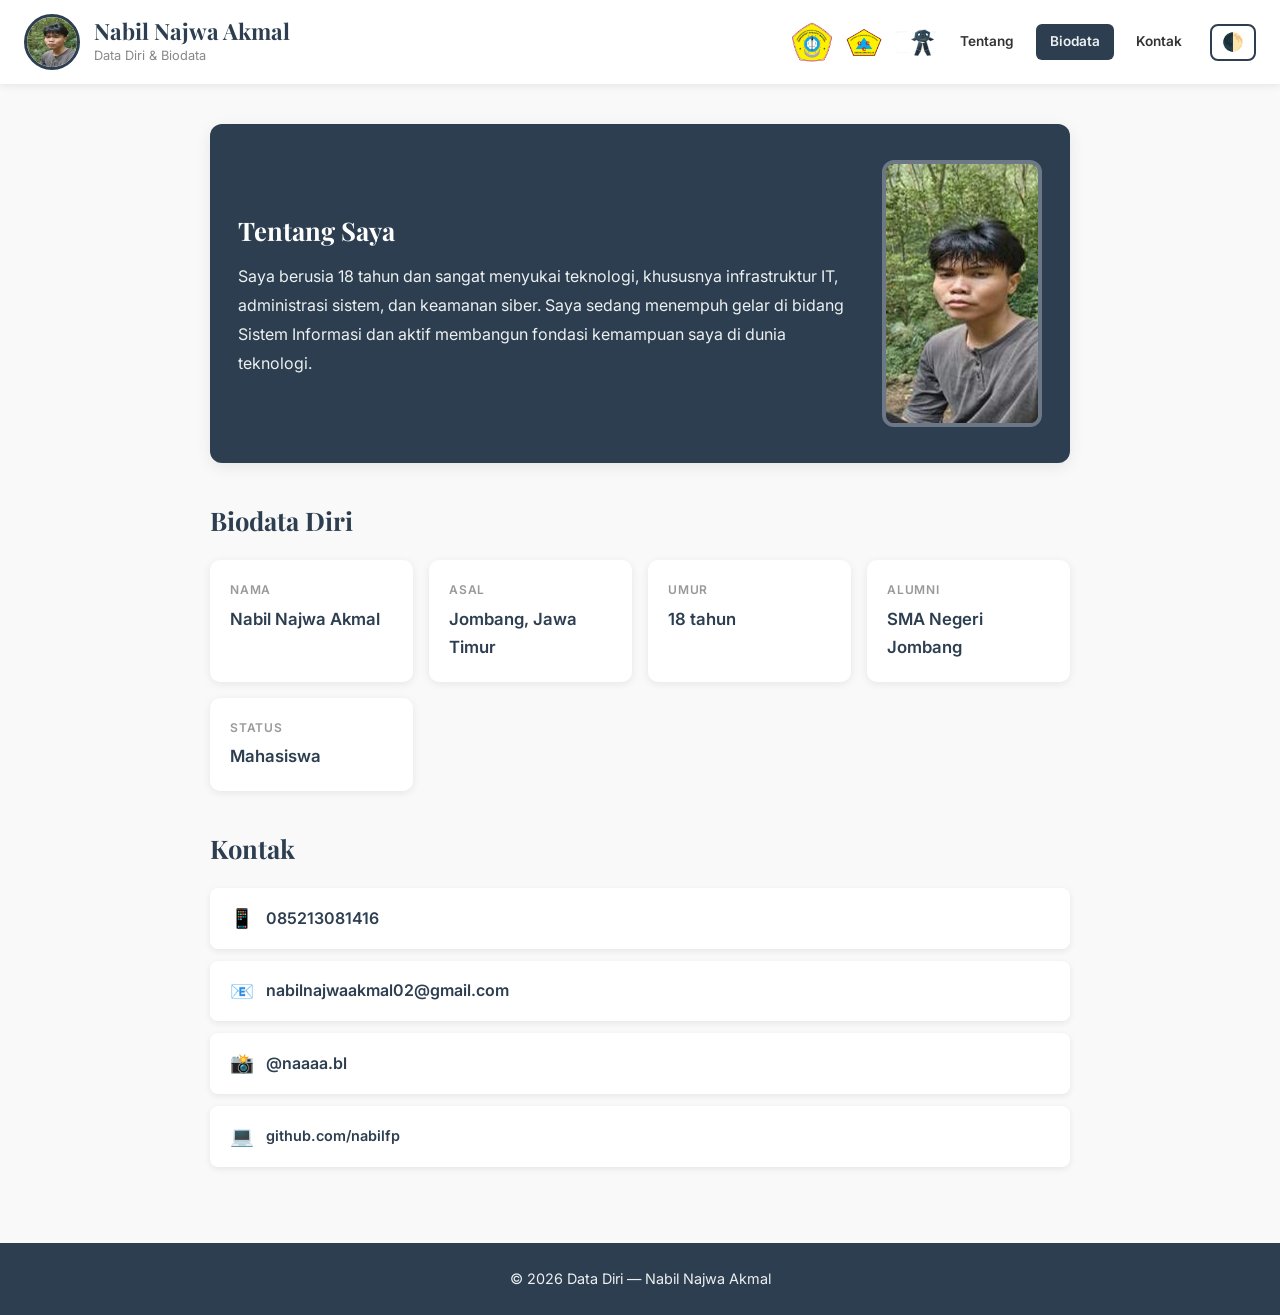
<file: index.html>
<!DOCTYPE html>
<html lang="id" data-theme="light">
<head>
  <meta charset="UTF-8" />
  <meta name="viewport" content="width=device-width, initial-scale=1.0" />
  <title>Nabil Najwa Akmal — Data Diri</title>
  <link rel="preconnect" href="https://fonts.googleapis.com" />
  <link rel="preconnect" href="https://fonts.gstatic.com" crossorigin />
  <link href="https://fonts.googleapis.com/css2?family=Inter:wght@400;500;600&family=Playfair+Display:wght@700&display=swap" rel="stylesheet" />
  <link rel="stylesheet" href="style.css" />
</head>
<body>

  <header class="topbar">
    <div class="topbar-left">
      <img src="images/profil.jpg" alt="Foto Nabil Najwa Akmal" class="profil-img" />
      <div class="topbar-title">
        <h1 class="site-name">Nabil Najwa Akmal</h1>
        <p class="site-tagline">Data Diri &amp; Biodata</p>
      </div>
    </div>
    <nav class="topbar-right">
      <a href="#" title="Logo Universitas"><img src="images/univ-logo.webp" alt="Logo Universitas" class="logo-icon" /></a>
      <a href="#" title="Logo UKM"><img src="images/ukm-logo.png" alt="Logo UKM" class="logo-icon" /></a>
      <a href="#" title="Logo UTM"><img src="images/logo.svg" alt="Logo UTM" class="logo-icon" /></a>
      <a href="#hero" class="nav-link" data-section="hero">Tentang</a>
      <a href="#biodata" class="nav-link" data-section="biodata">Biodata</a>
      <a href="#contact" class="nav-link" data-section="contact">Kontak</a>
      <button id="themeToggle" class="theme-btn" title="Ganti tema">🌓</button>
    </nav>
  </header>

  <main class="container">
    <section id="hero" class="hero">
      <div class="hero-text">
        <h2>Tentang Saya</h2>
        <p>Saya berusia 18 tahun dan sangat menyukai teknologi, khususnya infrastruktur IT, administrasi sistem, dan keamanan siber. Saya sedang menempuh gelar di bidang Sistem Informasi dan aktif membangun fondasi kemampuan saya di dunia teknologi.</p>
      </div>
      <div class="hero-visual">
        <img src="images/profil.jpg" alt="Foto Nabil Najwa Akmal" class="hero-profil" />
      </div>
    </section>

    <section id="biodata" class="biodata">
      <h2>Biodata Diri</h2>
      <div class="biodata-grid">
        <div class="biodata-card">
          <span class="biodata-label">Nama</span>
          <span class="biodata-value">Nabil Najwa Akmal</span>
        </div>
        <div class="biodata-card">
          <span class="biodata-label">Asal</span>
          <span class="biodata-value">Jombang, Jawa Timur</span>
        </div>
        <div class="biodata-card">
          <span class="biodata-label">Umur</span>
          <span class="biodata-value">18 tahun</span>
        </div>
        <div class="biodata-card">
          <span class="biodata-label">Alumni</span>
          <span class="biodata-value">SMA Negeri Jombang</span>
        </div>
        <div class="biodata-card">
          <span class="biodata-label">Status</span>
          <span class="biodata-value">Mahasiswa</span>
        </div>
      </div>
    </section>

    <section id="contact" class="contact">
      <h2>Kontak</h2>
      <div class="contact-list">
        <div class="contact-item">
          <span class="contact-icon">📱</span>
          <a href="https://wa.me/6285213081416?text=Halo,%20saya%20ingin%20bertanya." target="_blank" rel="noopener noreferrer">085213081416</a>
        </div>
        <div class="contact-item">
          <span class="contact-icon">📧</span>
          <a href="mailto:nabilnajwaakmal02@gmail.com">nabilnajwaakmal02@gmail.com</a>
        </div>
        <div class="contact-item">
          <span class="contact-icon">📸</span>
          <a href="https://www.instagram.com/naaaa.bl/" target="_blank" rel="noopener noreferrer">@naaaa.bl</a>
        </div>
        <div class="contact-item">
          <span class="contact-icon">💻</span>
          <a href="https://github.com/nabilfp" target="_blank" rel="noopener noreferrer">github.com/nabilfp</a>
        </div>
      </div>
    </section>
  </main>

  <footer>
    <div class="container">
      <p>&copy; 2026 Data Diri — Nabil Najwa Akmal</p>
    </div>
  </footer>

  <button id="scrollTopBtn" class="scroll-top-btn" title="Ke atas">↑</button>

  <script src="script.js"></script>
</body>
</html>
</file>
<file: style.css>
/* ========== Reset & Base ========== */
*,
*::before,
*::after {
  margin: 0;
  padding: 0;
  box-sizing: border-box;
}

html {
  scroll-behavior: smooth;
}

body {
  font-family: "Inter", sans-serif;
  font-size: 16px;
  line-height: 1.7;
  color: #333;
  background-color: #f9f9f9;
  transition: background-color 0.4s ease, color 0.4s ease;
}

a {
  text-decoration: none;
  color: inherit;
}

img {
  max-width: 100%;
  height: auto;
  display: block;
}

ul {
  list-style: none;
}

/* ========== Theme Variables ========== */
:root[data-theme="light"] {
  --bg-primary: #f9f9f9;
  --bg-card: #ffffff;
  --bg-hero: #2c3e50;
  --bg-footer: #2c3e50;
  --text-primary: #333;
  --text-secondary: #888;
  --text-white: #ffffff;
  --text-hero: #ecf0f1;
  --shadow: rgba(0, 0, 0, 0.08);
  --shadow-hover: rgba(0, 0, 0, 0.1);
  --border: #2c3e50;
  --accent: #27ae60;
  --nav-bg: #ffffff;
  --nav-shadow: 0 2px 8px rgba(0, 0, 0, 0.08);
  --biodata-label: #999;
  --biodata-value: #2c3e50;
  --contact-bg: #ffffff;
  --contact-text: #2c3e50;
  --hero-border: rgba(255, 255, 255, 0.3);
  --hero-tag-bg: rgba(255, 255, 255, 0.1);
  --hero-tag-text: #bdc3c7;
  --profil-border: #2c3e50;
}

:root[data-theme="dark"] {
  --bg-primary: #1a1a2e;
  --bg-card: #16213e;
  --bg-hero: #0f3460;
  --bg-footer: #0f3460;
  --text-primary: #e0e0e0;
  --text-secondary: #a0a0b0;
  --text-white: #ffffff;
  --text-hero: #d0d8e8;
  --shadow: rgba(0, 0, 0, 0.3);
  --shadow-hover: rgba(0, 0, 0, 0.5);
  --border: #e94560;
  --accent: #e94560;
  --nav-bg: #16213e;
  --nav-shadow: 0 2px 8px rgba(0, 0, 0, 0.3);
  --biodata-label: #a0a0b0;
  --biodata-value: #e94560;
  --contact-bg: #16213e;
  --contact-text: #e0e0e0;
  --hero-border: rgba(233, 69, 96, 0.4);
  --hero-tag-bg: rgba(233, 69, 96, 0.15);
  --hero-tag-text: #e94560;
  --profil-border: #e94560;
}

/* ========== Container ========== */
.container {
  max-width: 900px;
  margin: 0 auto;
  padding: 0 20px;
}

/* ========== Topbar / Header ========== */
.topbar {
  display: flex;
  justify-content: space-between;
  align-items: center;
  background-color: var(--nav-bg);
  box-shadow: var(--nav-shadow);
  padding: 14px 24px;
  position: sticky;
  top: 0;
  z-index: 100;
  transition: background-color 0.4s ease, box-shadow 0.4s ease;
}

.topbar-left {
  display: flex;
  align-items: center;
  gap: 14px;
}

.topbar-right {
  display: flex;
  align-items: center;
  gap: 8px;
}

.site-name {
  font-family: "Playfair Display", serif;
  font-size: 1.4rem;
  color: var(--border);
  line-height: 1.2;
}

.site-tagline {
  font-size: 0.8rem;
  color: var(--text-secondary);
}

.nav-link {
  padding: 6px 14px;
  border-radius: 6px;
  font-size: 0.85rem;
  font-weight: 600;
  color: var(--text-primary);
  transition: all 0.3s ease;
}

.nav-link:hover {
  background-color: var(--bg-hero);
  color: var(--text-hero);
}

.nav-link.active {
  background-color: var(--bg-hero);
  color: var(--text-hero);
}

.theme-btn {
  background: none;
  border: 2px solid var(--border);
  border-radius: 8px;
  padding: 6px 10px;
  cursor: pointer;
  font-size: 1.1rem;
  transition: all 0.3s ease;
  margin-left: 6px;
}

.theme-btn:hover {
  background-color: var(--bg-hero);
  color: var(--text-hero);
  border-color: var(--bg-hero);
}

.profil-img {
  width: 56px;
  height: 56px;
  border-radius: 50%;
  object-fit: cover;
  object-position: center center;
  border: 3px solid var(--profil-border);
}

.logo-icon {
  width: 44px;
  height: 44px;
  object-fit: contain;
  border-radius: 6px;
  transition: opacity 0.3s ease, transform 0.3s ease;
}

.logo-icon:hover {
  opacity: 0.8;
  transform: scale(1.05);
}

/* ========== Main ========== */
main.container {
  padding-top: 40px;
  padding-bottom: 20px;
}

/* ========== Section Styles ========== */
section {
  margin-bottom: 36px;
  opacity: 0;
  transform: translateY(20px);
  transition: opacity 0.6s ease, transform 0.6s ease;
}

section.visible {
  opacity: 1;
  transform: translateY(0);
}

section h2 {
  font-family: "Playfair Display", serif;
  font-size: 1.6rem;
  color: var(--border);
  margin-bottom: 18px;
}

/* ========== Hero ========== */
.hero {
  background-color: var(--bg-hero);
  color: var(--text-hero);
  padding: 36px 28px;
  border-radius: 12px;
  box-shadow: 0 4px 16px var(--shadow);
  display: flex;
  justify-content: space-between;
  align-items: center;
  gap: 30px;
  transition: background-color 0.4s ease;
}

.hero-text {
  flex: 1;
}

.hero-text h2 {
  font-family: "Playfair Display", serif;
  font-size: 1.6rem;
  margin-bottom: 10px;
  color: var(--text-white);
}

.hero-text p {
  color: var(--text-hero);
  font-size: 1rem;
  line-height: 1.8;
}

.hero-visual {
  flex-shrink: 0;
}

.hero-profil {
  width: 160px;
  aspect-ratio: 3 / 5;
  border-radius: 12px;
  object-fit: cover;
  object-position: center center;
  border: 4px solid var(--hero-border);
  transition: border-color 0.4s ease;
}

/* ========== Biodata ========== */
.biodata-grid {
  display: grid;
  grid-template-columns: repeat(auto-fit, minmax(200px, 1fr));
  gap: 16px;
  margin-bottom: 36px;
}

.biodata-card {
  background-color: var(--bg-card);
  border-radius: 10px;
  padding: 20px;
  box-shadow: 0 2px 8px var(--shadow);
  display: flex;
  flex-direction: column;
  gap: 4px;
  transition: transform 0.3s ease, box-shadow 0.3s ease, background-color 0.4s ease;
}

.biodata-card:hover {
  transform: translateY(-3px);
  box-shadow: 0 6px 20px var(--shadow-hover);
}

.biodata-label {
  font-size: 0.75rem;
  font-weight: 600;
  text-transform: uppercase;
  letter-spacing: 0.8px;
  color: var(--biodata-label);
}

.biodata-value {
  font-size: 1.05rem;
  font-weight: 600;
  color: var(--biodata-value);
}

/* ========== Contact ========== */
.contact-list {
  display: flex;
  flex-direction: column;
  gap: 12px;
  margin-bottom: 36px;
}

.contact-item {
  display: flex;
  align-items: center;
  gap: 12px;
  background-color: var(--contact-bg);
  padding: 14px 20px;
  border-radius: 8px;
  box-shadow: 0 2px 6px var(--shadow);
  transition: background-color 0.4s ease, box-shadow 0.4s ease;
}

.contact-icon {
  font-size: 1.2rem;
}

.contact-item a {
  font-weight: 600;
  color: var(--contact-text);
  transition: color 0.3s ease;
}

.contact-item a:hover {
  color: var(--accent);
}

.contact-item a[href*="github.com"] {
  font-family: "Inter", monospace;
  font-size: 0.9rem;
}

.contact-item a[href*="github.com"]:hover {
  color: #e94560;
}

/* ========== Footer ========== */
footer {
  background-color: var(--bg-footer);
  color: var(--text-hero);
  text-align: center;
  padding: 24px 0;
  margin-top: 20px;
  transition: background-color 0.4s ease;
}

footer p {
  font-size: 0.9rem;
}

/* ========== Scroll Top Button ========== */
.scroll-top-btn {
  position: fixed;
  bottom: 24px;
  right: 24px;
  width: 48px;
  height: 48px;
  border-radius: 50%;
  background-color: var(--border);
  color: var(--text-white);
  border: none;
  font-size: 1.2rem;
  cursor: pointer;
  box-shadow: 0 4px 12px var(--shadow);
  opacity: 0;
  visibility: hidden;
  transition: all 0.3s ease;
  z-index: 99;
}

.scroll-top-btn.visible {
  opacity: 1;
  visibility: visible;
}

.scroll-top-btn:hover {
  transform: translateY(-3px);
  box-shadow: 0 6px 16px var(--shadow-hover);
}

/* ========== Responsive ========== */
@media (max-width: 768px) {
  .topbar {
    flex-direction: column;
    gap: 12px;
  }

  .topbar-right {
    justify-content: center;
    flex-wrap: wrap;
  }

  .hero {
    flex-direction: column;
    text-align: center;
  }

  .biodata-grid {
    grid-template-columns: 1fr;
  }
}
</file>
